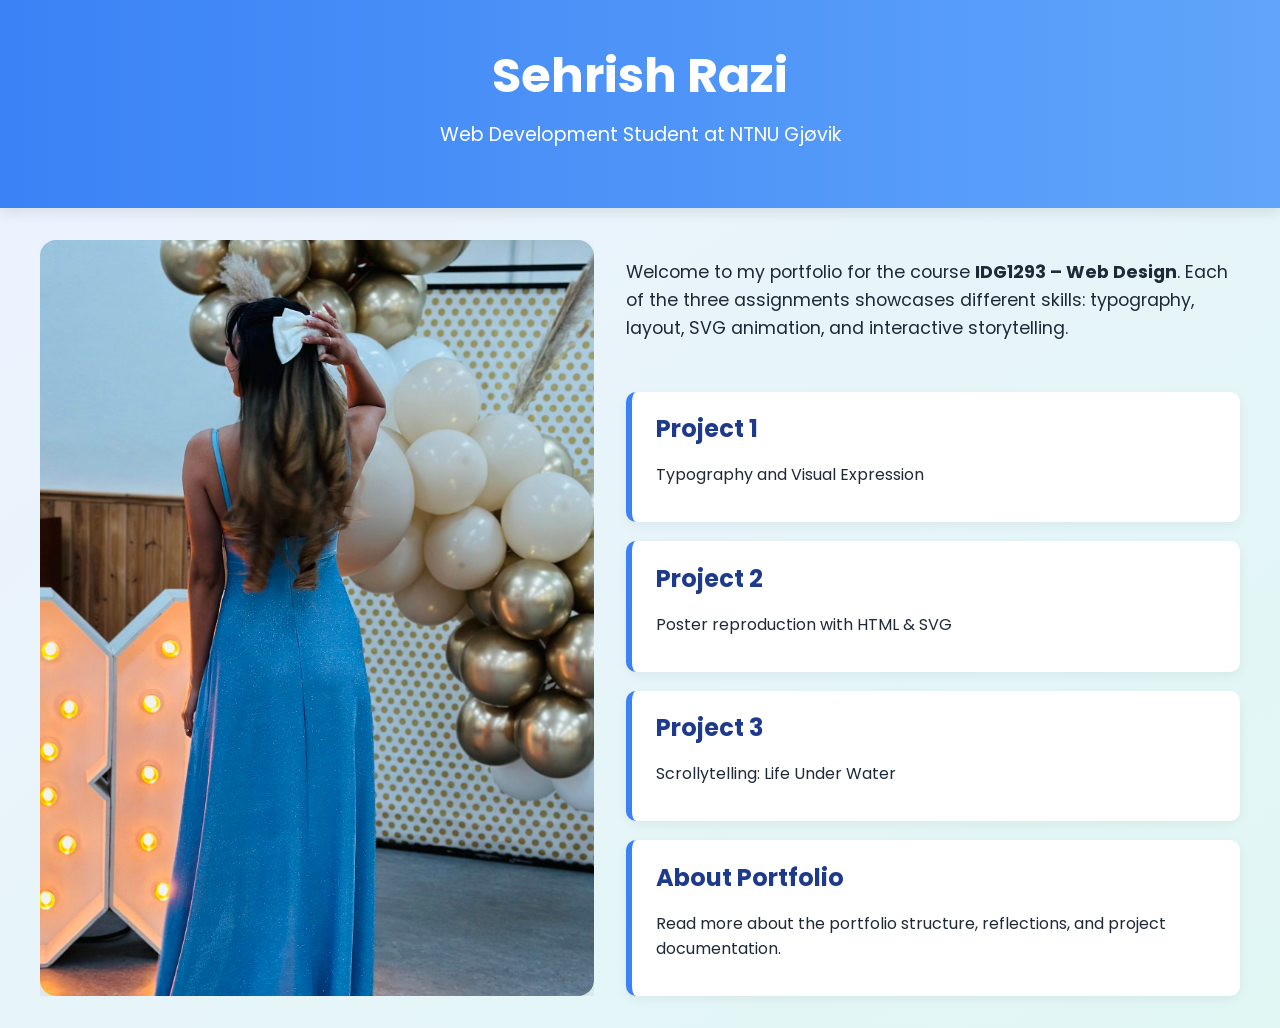
<file: index.html>
<!DOCTYPE html>
<html lang="en">

<head>
    <meta charset="UTF-8" />
    <meta name="viewport" content="width=device-width, initial-scale=1" />
    <title>Sehrish Razi – Web Portfolio</title>
    <link rel="stylesheet" href="./assets/css/style.css" />
    <link href="https://fonts.googleapis.com/css2?family=Poppins:wght@300;500;700&display=swap" rel="stylesheet">

</head>

<body>
    <header class="site-header">
        <h1>Sehrish Razi</h1>
        <p>Web Development Student at NTNU Gjøvik</p>
    </header>

    <div class="main-layout">
        <div class="left-side">
            <img src="assets/img/meg.jpg" alt="Sehrish Razi" class="profile-img" />
        </div>

        <div class="right-side">
            <section class="intro">
                <p>
                    Welcome to my portfolio for the course <strong>IDG1293 – Web Design</strong>.
                    Each of the three assignments showcases different skills: typography, layout, SVG animation, and
                    interactive storytelling.
                </p>
            </section>

            <section class="projects">
                <a class="card" href="./projects/project1/index.html">
                    <h2>Project 1</h2>
                    <p>Typography and Visual Expression</p>
                </a>

                <a class="card" href="./projects/project2/index.html">
                    <h2>Project 2</h2>
                    <p>Poster reproduction with HTML & SVG</p>
                </a>

                <a class="card" href="./projects/project3/index.html">
                    <h2>Project 3</h2>
                    <p>Scrollytelling: Life Under Water</p>
                </a>

                <a class="card" href="about.html">
                    <h2>About Portfolio</h2>
                    <p>Read more about the portfolio structure, reflections, and project documentation.</p>
                </a>
            </section>
    
            </div>
        </div>
    </div>
</body>

</html>
</file>
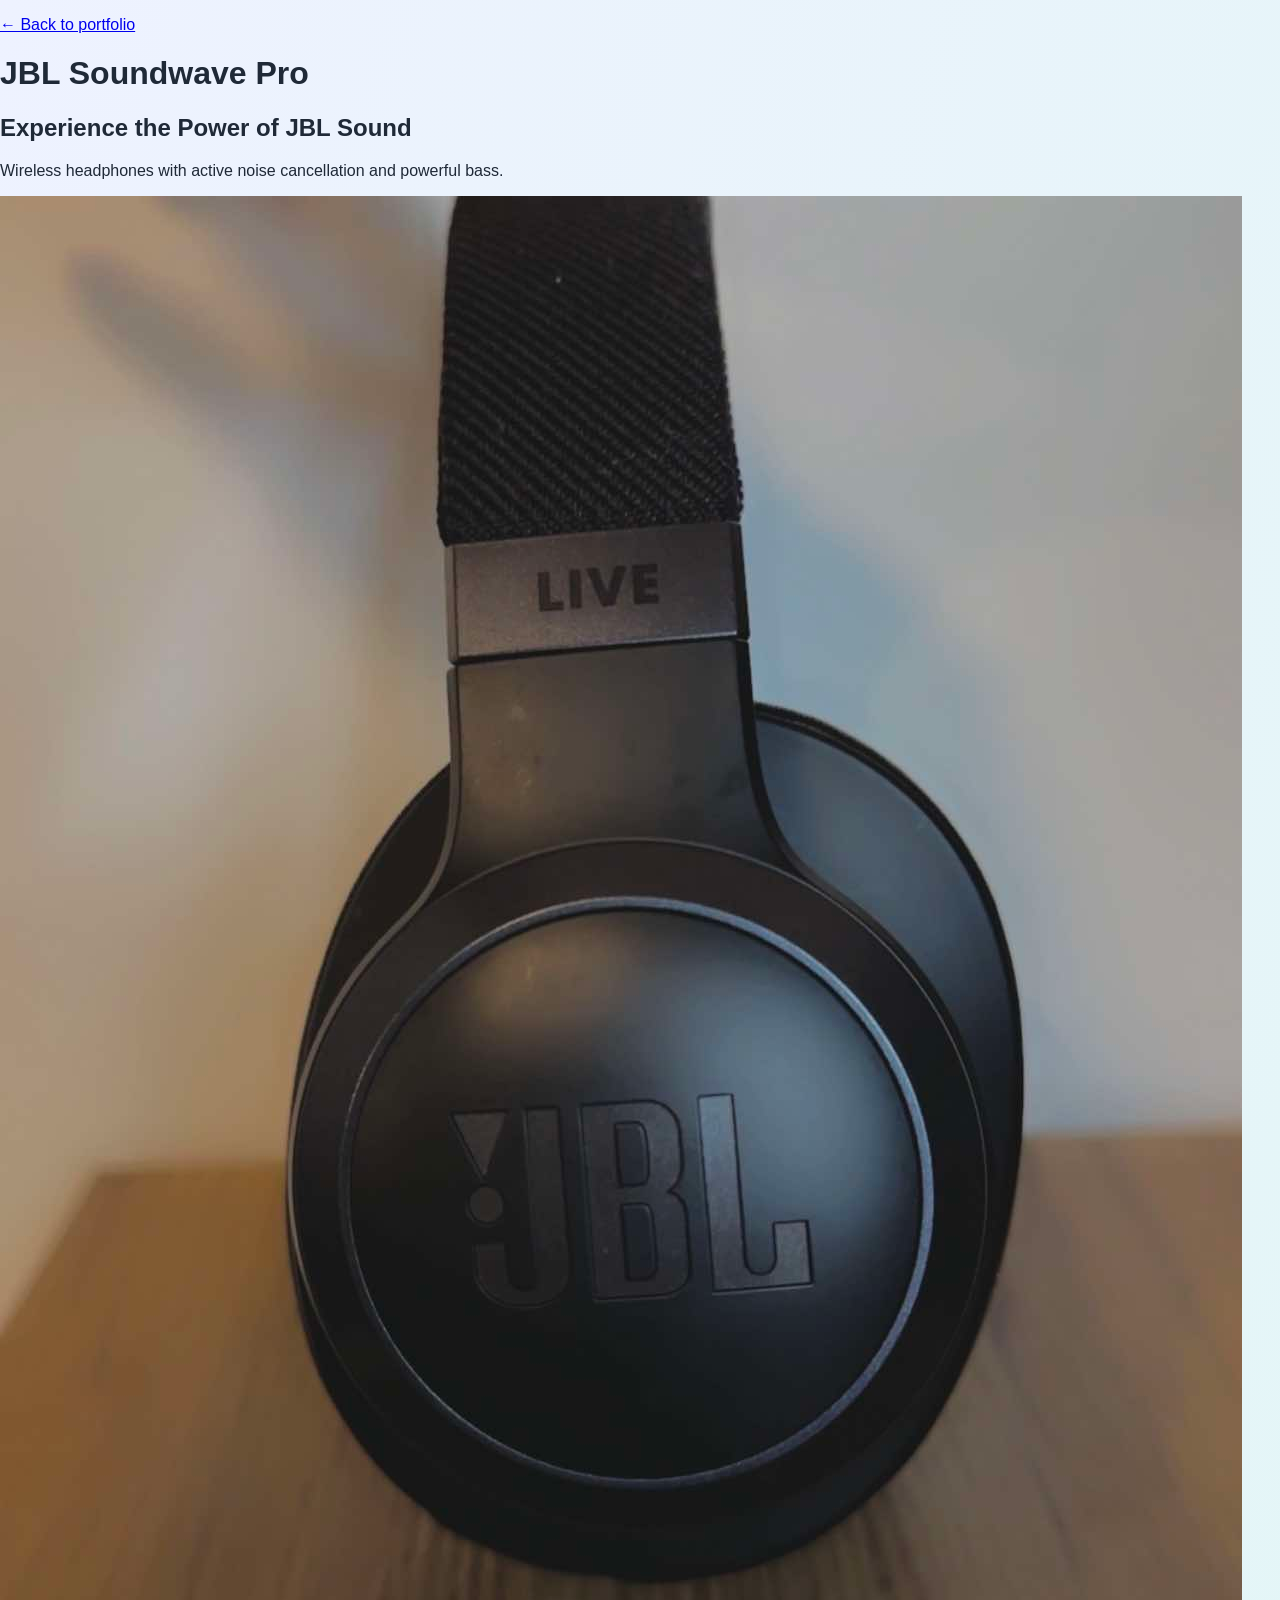
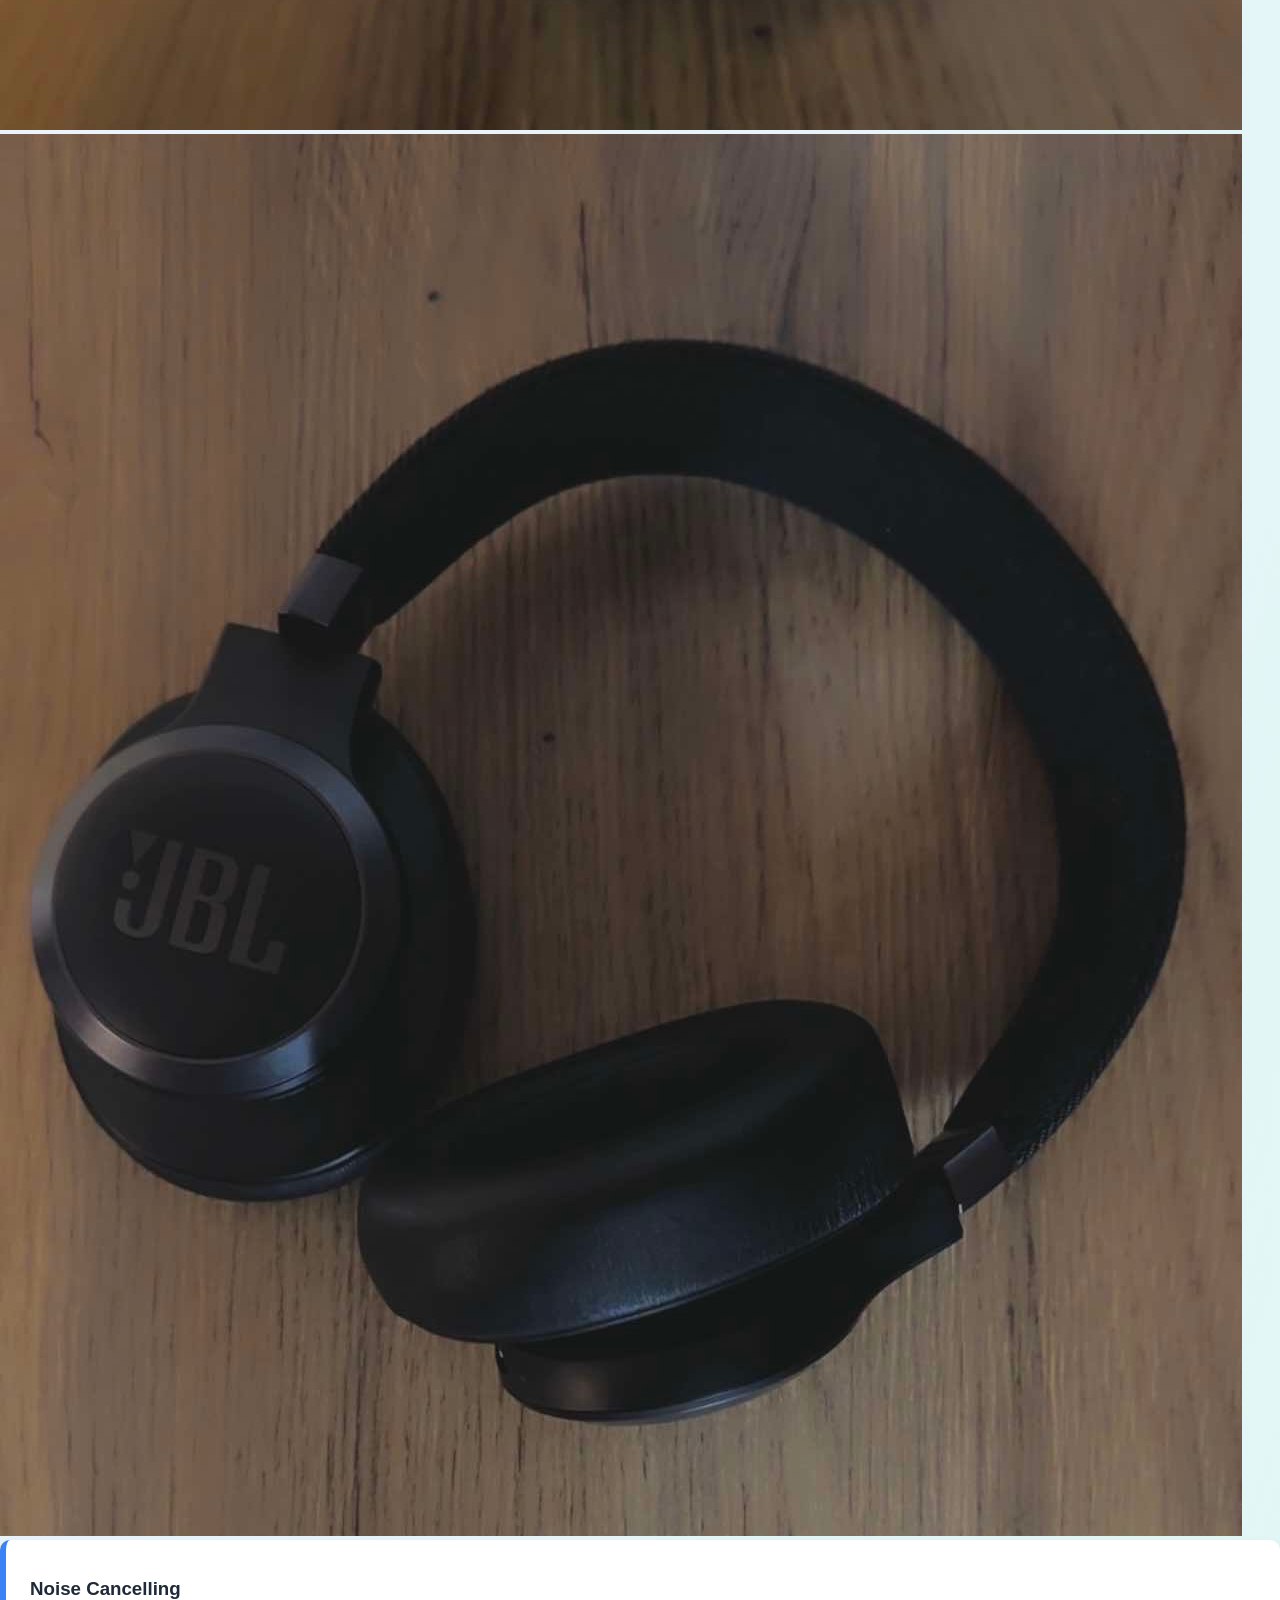
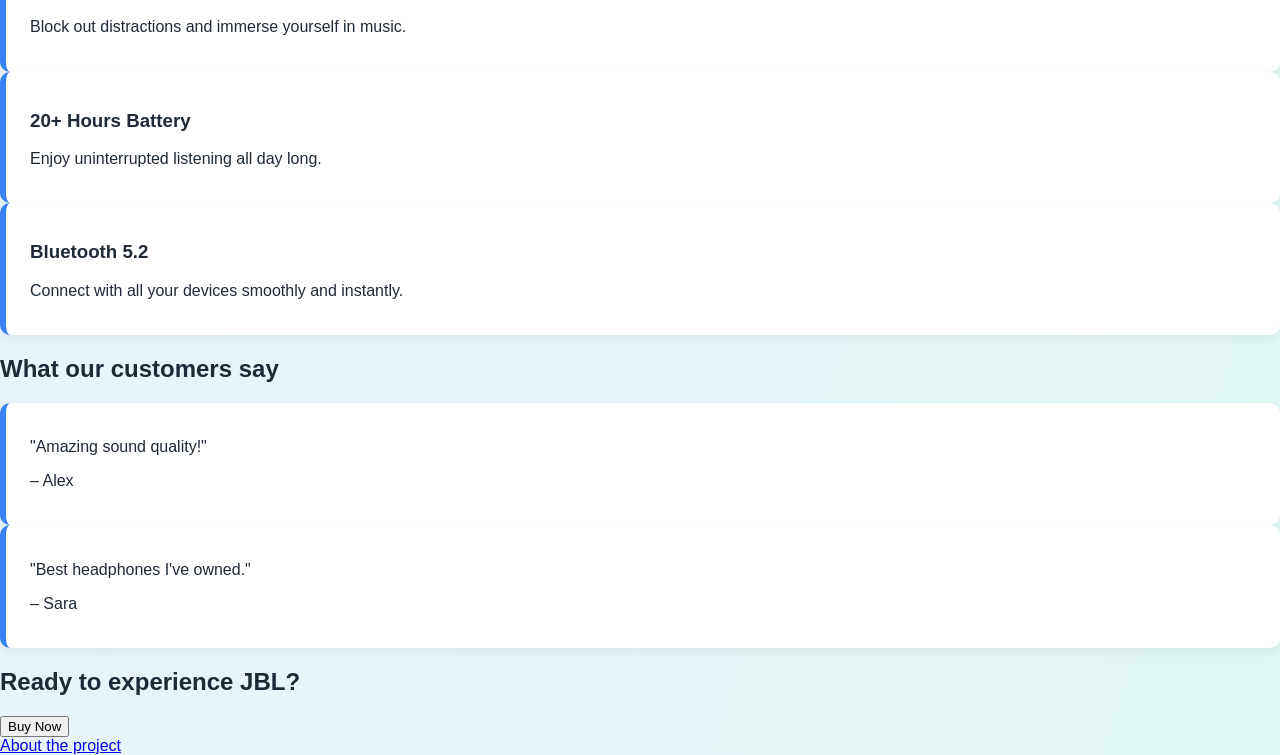
<file: projects/project1/index.html>
<!DOCTYPE html>
<html lang="en">

<head>
  <meta charset="UTF-8">
  <meta name="viewport" content="width=device-width, initial-scale=1.0">
  <title>JBL Soundwave Pro</title>
  <link rel="stylesheet" href="../../assets/css/style.css">
</head>

<body>

  <p class="back-link">
    <a href="../../index.html">← Back to portfolio</a>
  </p>
  

  <header class="header">
    <h1 class="header__title">JBL Soundwave Pro</h1>
  </header>
  <main class="main">
    <section id="hero" class="hero cover">
      <h2 class="hero__title">Experience the Power of JBL Sound</h2>
      <p class="hero__subtitle">Wireless headphones with active noise cancellation and powerful bass.</p>
      <div class="hero__images">
        <img src="./assets/images/jblside.jpg" alt="JBL headphones side view" class="hero__image">
        <img src="./assets/images/jblhele.jpg" alt="JBL headphones top view" class="hero__image">
      </div>

    </section>

    <section id="features" class="features stack">
      <div class="features__container">
        <div class="card">
          <h3 class="card__title">Noise Cancelling</h3>
          <p class="card__text">Block out distractions and immerse yourself in music.</p>
        </div>
        <div class="card">
          <h3 class="card__title">20+ Hours Battery</h3>
          <p class="card__text">Enjoy uninterrupted listening all day long.</p>
        </div>
        <div class="card">
          <h3 class="card__title">Bluetooth 5.2</h3>
          <p class="card__text">Connect with all your devices smoothly and instantly.</p>
        </div>
      </div>
    </section>
<div class="bottom-layout">

  <section class="reviews stack">
    <h2 class="reviews__title">What our customers say</h2>

    <div class="card">
      <p class="card__text">"Amazing sound quality!"</p>
      <p class="card__author">– Alex</p>
    </div>

    <div class="card">
      <p class="card__text">"Best headphones I've owned."</p>
      <p class="card__author">– Sara</p>
    </div>
  </section>

  <section class="cta stack">
    <h2 class="cta__title">Ready to experience JBL?</h2>
    <button class="button button--primary">Buy Now</button>
  </section>

</div>

  </main>
  <footer class="footer" aria-label="Site footer">
    <a href="../../pages/project1.html" class="footer__link">About the project</a>
  </footer>
</body>

</html>
</file>
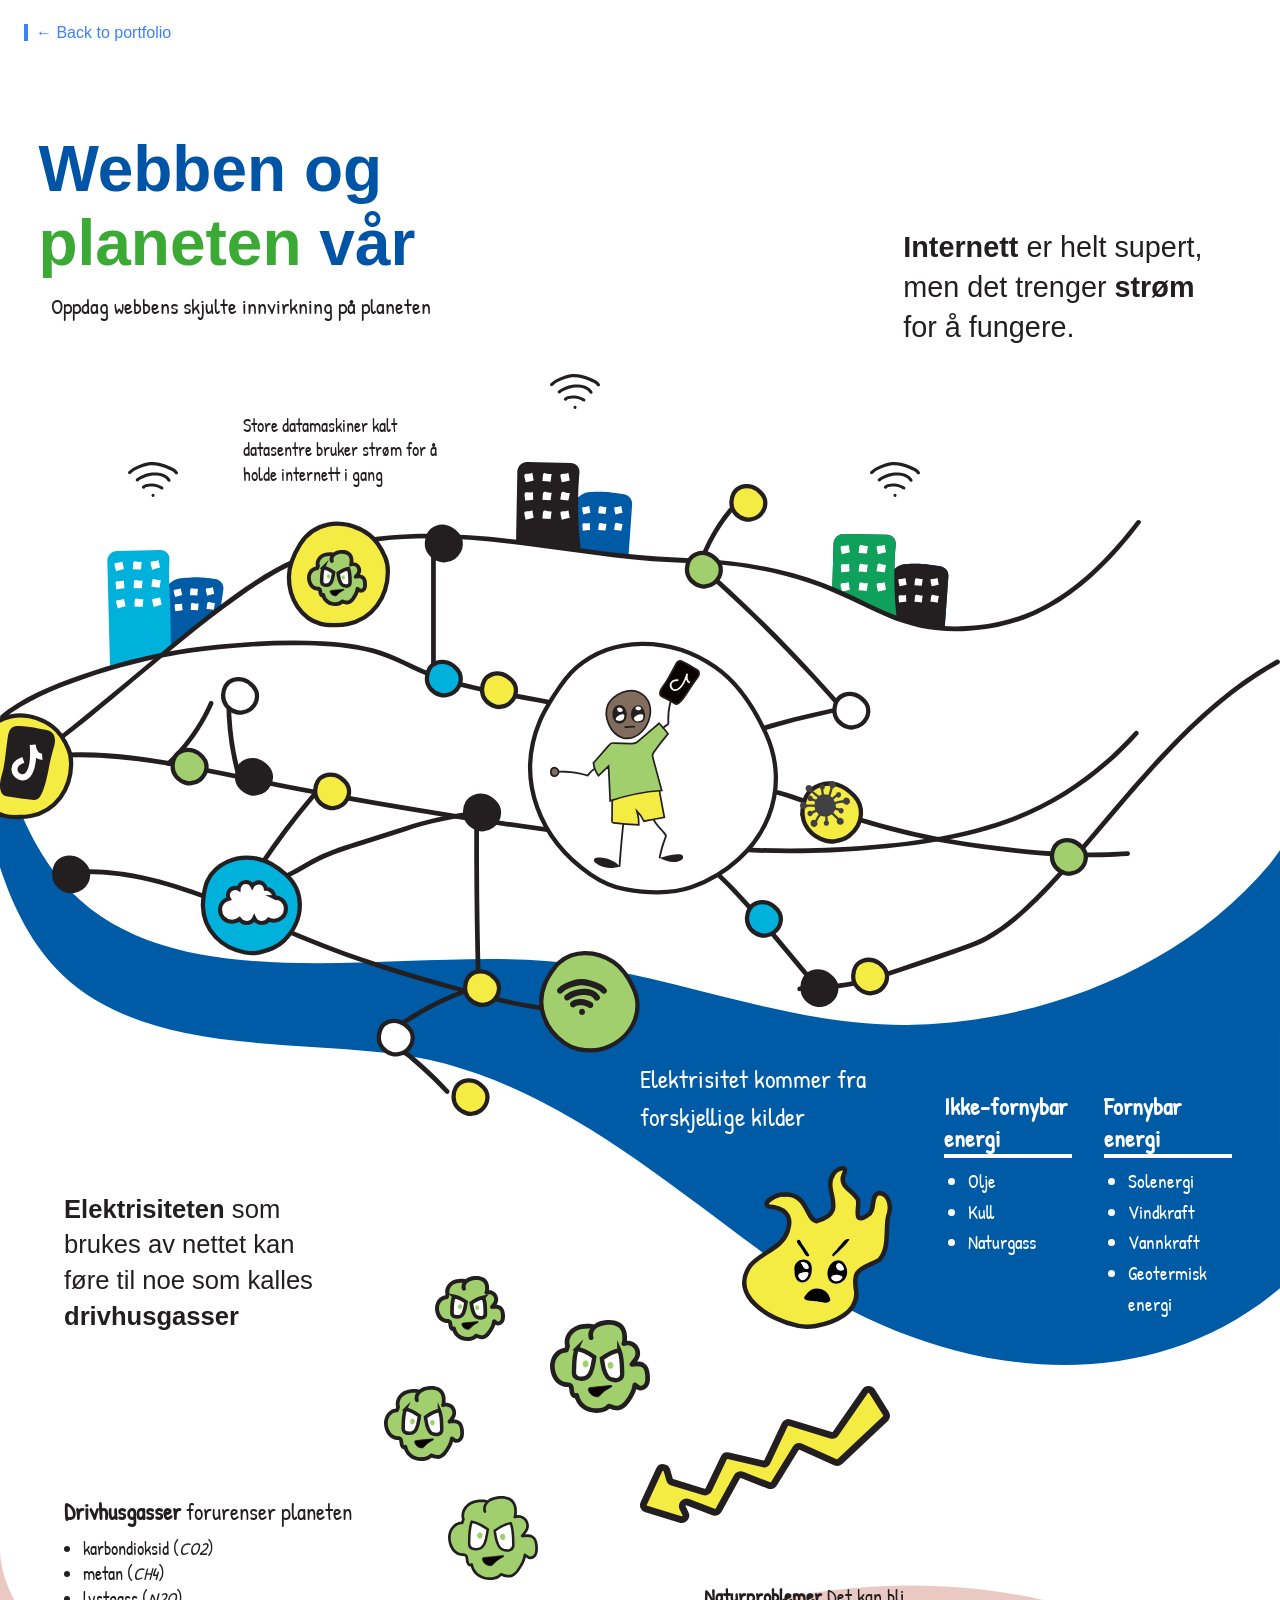
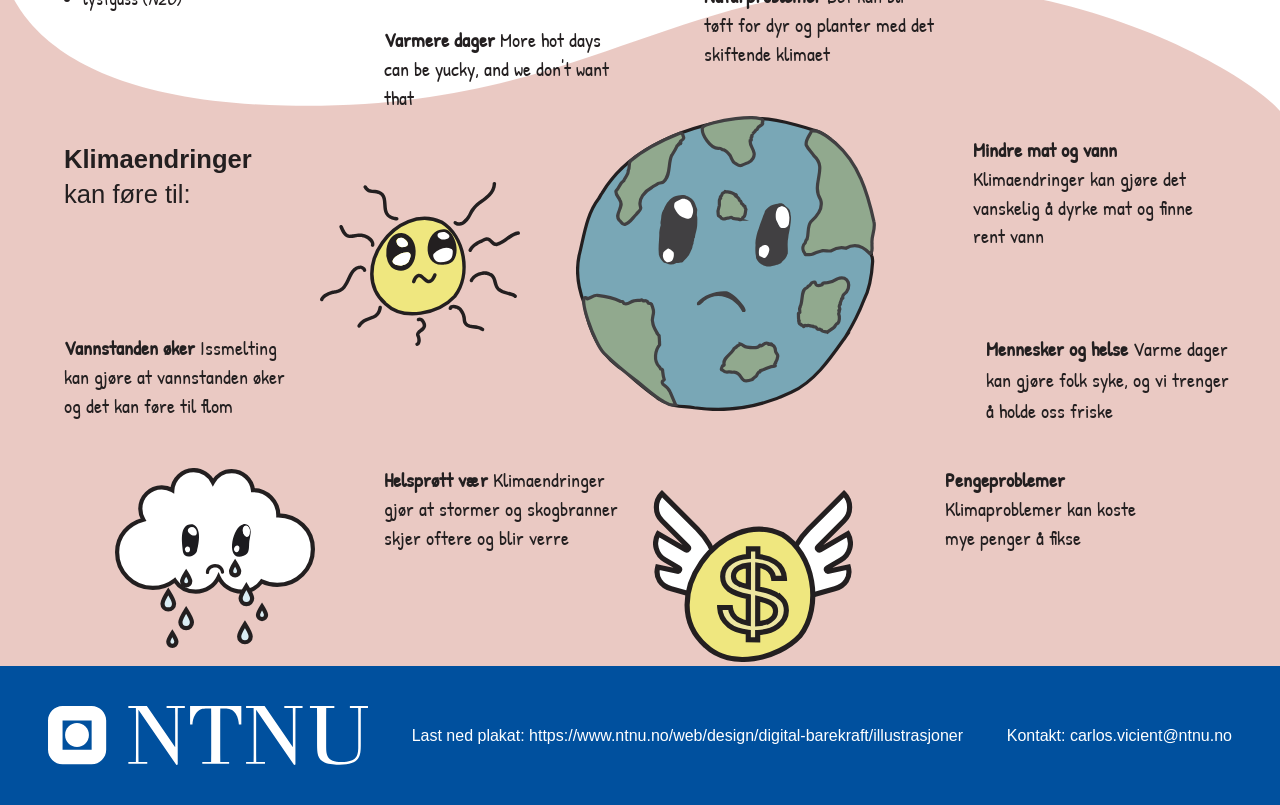
<file: projects/project2/index.html>
<!DOCTYPE html>
<html lang="no">

<head>
    <meta charset="UTF-8" />
    <meta name="viewport" content="width=device-width, initial-scale=1.0" />
    <title>Webben og planeten vår</title>
    <link rel="stylesheet" href="assets/styles/poster.css" />
    <link rel="stylesheet" href="assets/styles/styles.css" />
    <link href="https://fonts.googleapis.com/css2?family=Patrick+Hand&display=swap" rel="stylesheet">

</head>

<body>

    <p class="back-link">
        <a href="../../index.html">← Back to portfolio</a>
    </p>


    <div class="bakgrunn">
        <img src="assets/SVG/mørkblå-bakgrunn.svg" alt="" class="mørkblå" />
        <img src="assets/SVG/pink-bakgrunn.svg" alt="" class="rosa" />
    </div>

    <div id="poster-container">
        <header class="poster__header">
            <h1>
                <span class="blue">Webben og</span> <span class="green">planeten</span> <span class="blue">vår</span>
            </h1>

            <p class="poster__subtitle">Oppdag webbens skjulte innvirkning på planeten</p>
        </header>

        <img src="assets/SVG/linjer-til-alt.svg" alt="linjer til alt" class="linjer-til-alt" />
        <img src="assets/SVG/Asset20.svg" alt="Sirkelpunkter" class="sirkelpunkter" />


        <!-- SVG-ikoner plassert rundt plakaten -->
        <div class="top-icons">
            <img src="assets/SVG/menneske.svg" alt="Menneske" class="menneske" />
            <img src="assets/SVG/wifi-ikon.svg" alt="Wifi1" class="wifi1" />
            <img src="assets/SVG/wifi-ikon2.svg" alt="Wifi2" class="wifi2" />
            <img src="assets/SVG/wifi-ikon3.svg" alt="Wifi3" class="wifi3" />
            <img src="assets/SVG/wifi-ikon4.svg" alt="Wifi4" class="wifi4" />
            <img src="assets/SVG/vanlig-sky.svg" alt="Sky" class="sky" />
            <img src="assets/SVG/virus.svg" alt="Virus" class="virus" />
            <img src="assets/SVG/bakterie.svg" alt="Bakterie" class="bakterie" />
            <img src="assets/SVG/tiktok-ikon.svg" alt="Tiktok" class="tiktok" />
            <img src="assets/SVG/jordklode.svg" alt="Jordklode" class="jordklode" />
            <img src="assets/SVG/gass.svg" alt="Gass" class="gass" />
            <img src="assets/SVG/fire.svg" alt="Ildsymbol" class="fire" />
            <img src="assets/SVG/dollar-tegn.svg" alt="Penger" class="dollar" />
            <img src="assets/SVG/gul-pil.svg" alt="Pil" class="gul-pil" />
            <img src="assets/SVG/gråtende-sky.svg" alt="Sky2" class="sky2" />
            <img src="assets/SVG/sol.svg" alt="sol" class="sol" />
            <img src="assets/SVG/gass1.svg" alt="gass1" class="gass1" />
            <img src="assets/SVG/gass2.svg" alt="gass2" class="gass2" />
            <img src="assets/SVG/gass4.svg" alt="gass4" class="gass4" />
        </div>

        <div class="text-internett">
            <p><strong>Internett</strong> er helt supert,<br>men det trenger <strong>strøm</strong> for å fungere.</p>
        </div>

        <div class="text-datasenter">
            <p>Store datamaskiner kalt datasentre bruker strøm for å holde internett i gang</p>
        </div>

        <div class="text-elektrisitet">
            <p>Elektrisitet kommer fra forskjellige kilder</p>
        </div>

        <div class="text-Elektrisitet2">
            <p><strong>Elektrisiteten</strong> som<br>
                brukes av nettet kan<br>
                føre til noe som kalles <strong>drivhusgasser</strong>
            </p>
        </div>

        <div class="energityper-boks">
            <div class="kolonne ikke-fornybar">
                <h3>Ikke-fornybar energi</h3>
                <ul>
                    <li>Olje</li>
                    <li>Kull</li>
                    <li>Naturgass</li>
                </ul>
            </div>

            <div class="kolonne fornybar">
                <h3>Fornybar energi</h3>
                <ul>
                    <li>Solenergi</li>
                    <li>Vindkraft</li>
                    <li>Vannkraft</li>
                    <li>Geotermisk energi</li>
                </ul>
            </div>
        </div>


        <div class="text-drivhusgasser">
            <p><strong>Drivhusgasser</strong> forurenser planeten</p>
            <ul>
                <li>karbondioksid (<em>CO2</em>)</li>
                <li>metan (<em>CH4</em>)</li>
                <li>lystgass (<em>N2O</em>)</li>
            </ul>
        </div>

        <div class="text-klimaendringer">
            <p><strong>Klimaendringer</strong><br><span>kan føre til:</span></p>
        </div>


        <div class="text-varme">
            <p><strong>Varmere dager</strong>
                More hot days can be yucky, and we don't want that</p>
        </div>


        <div class="text-vannstand">
            <p><strong>Vannstanden øker</strong>
                Issmelting kan gjøre at vannstanden øker og det kan føre til flom</p>

        </div>

        <div class="text-natur">
            <p><strong>Naturproblemer</strong> Det kan bli tøft for dyr og planter med det skiftende klimaet</p>
        </div>


        <div class="text-mat">
            <p><strong>Mindre mat og vann</strong> Klimaendringer kan gjøre det vanskelig å dyrke mat og finne rent vann
            </p>
        </div>

        <div class="text-helse">
            <p><strong>Mennesker og helse</strong> Varme dager kan gjøre folk syke, og vi trenger å holde oss friske
            </p>
        </div>

        <div class="text-helsprett">
            <p><strong>Helsprøtt vær</strong> Klimaendringer gjør at stormer og skogbranner skjer oftere og blir verre
            </p>
        </div>

        <div class="text-pengeproblemer">
            <p><strong>Pengeproblemer</strong> Klimaproblemer kan koste mye penger å fikse</p>
        </div>

        <script src="assets/scripts/poster.js"></script>
    </div>
    <footer class="footer-bar">

        <div class="footer-bar__left">
            <img src="assets/SVG/NTNU hovedlogo - hvit - bredde.svg" alt="NTNU logo" class="footer-bar__logo">
        </div>

        <p>Last ned plakat: https://www.ntnu.no/web/design/digital-barekraft/illustrasjoner</p>
       
        <div class="footer-bar__right">
            <p>Kontakt: carlos.vicient@ntnu.no</p>
        </div>

    </footer>
</body>

</html>
</file>
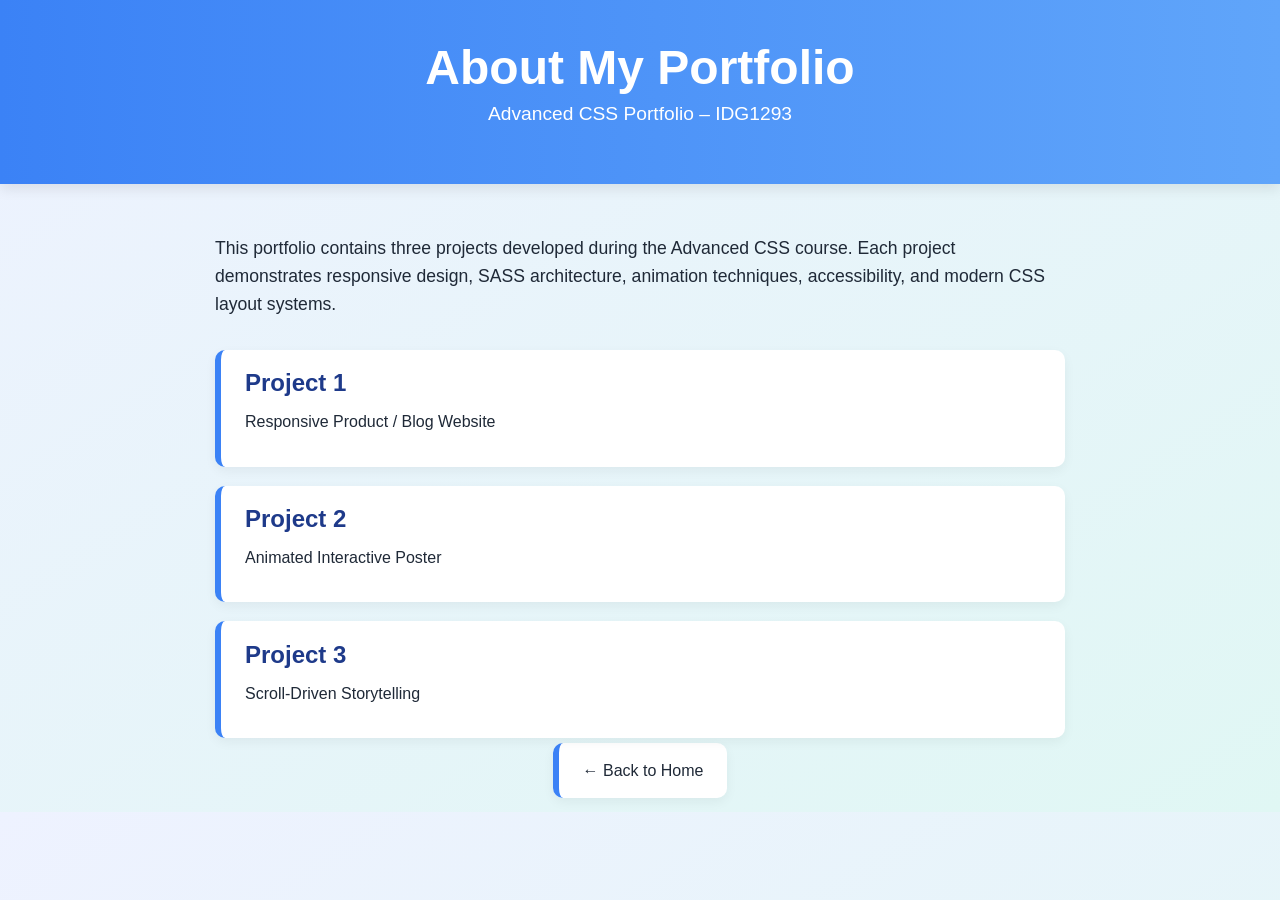
<file: about.html>
<!DOCTYPE html>
<html lang="en">
<head>
  <meta charset="UTF-8">
  <meta name="viewport" content="width=device-width, initial-scale=1.0">
  <title>About Portfolio</title>

  <link rel="stylesheet" href="./assets/css/style.css">
</head>

<body>

  <header class="site-header">
    <h1>About My Portfolio</h1>
    <p>Advanced CSS Portfolio – IDG1293</p>
  </header>

  <main class="main-layout">

    <section class="right-side">

      <p class="intro">
        This portfolio contains three projects developed during the
        Advanced CSS course. Each project demonstrates responsive design,
        SASS architecture, animation techniques, accessibility,
        and modern CSS layout systems.
      </p>

      <div class="projects">

        <a href="./pages/project1.html" class="card">
          <h2>Project 1</h2>
          <p>Responsive Product / Blog Website</p>
        </a>

        <a href="./pages/project2.html" class="card">
          <h2>Project 2</h2>
          <p>Animated Interactive Poster</p>
        </a>

        <a href="./pages/project3.html" class="card">
          <h2>Project 3</h2>
          <p>Scroll-Driven Storytelling</p>
        </a>

      </div>

      <div class="about__back">
        <a href="./index.html" class="card">
          ← Back to Home
        </a>
      </div>

    </section>

  </main>

</body>
</html>
</file>
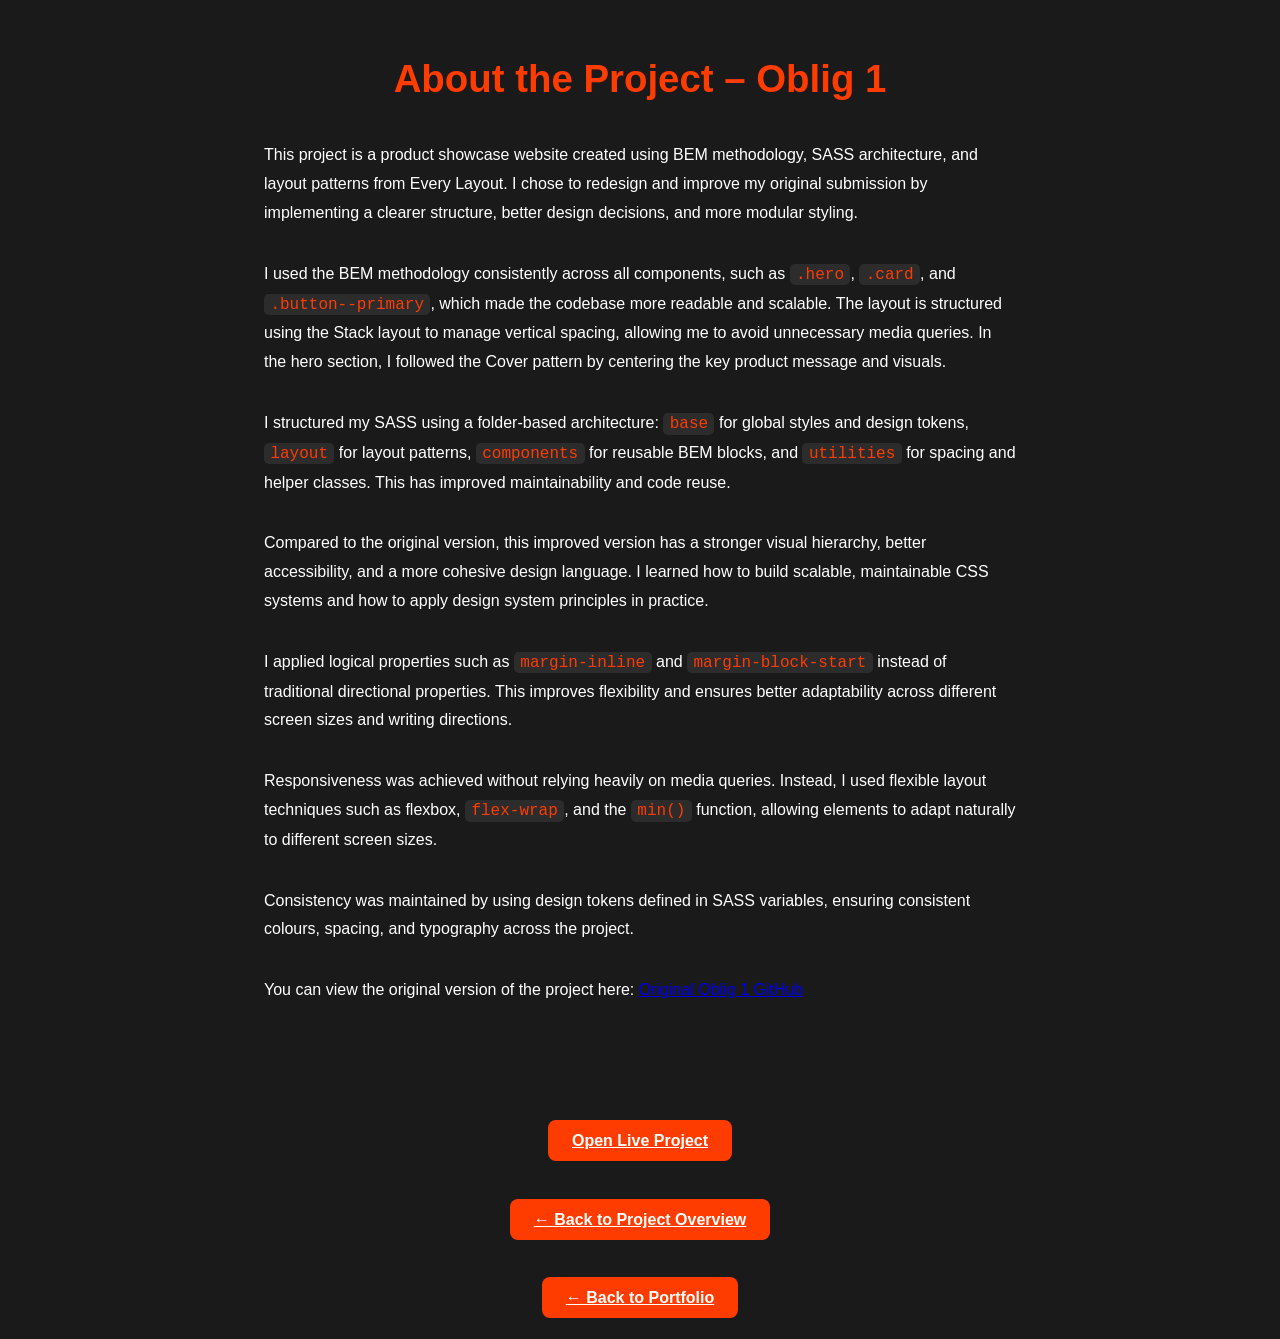
<file: pages/project1.html>
<!DOCTYPE html>
<html lang="en">

<head>
    <meta charset="UTF-8">
    <meta name="viewport" content="width=device-width, initial-scale=1.0">
    <title>About – Oblig 1</title>
    <link rel="stylesheet" href="../projects/project1/assets/css/main.css">
</head>

<body>
    <section class="about stack">
        <h2>About the Project – Oblig 1</h2>
        <p>
            This project is a product showcase website created using BEM methodology, SASS architecture, and layout
            patterns
            from Every Layout. I chose to redesign and improve my original submission by implementing a clearer
            structure,
            better design decisions, and more modular styling.
        </p>
        <p>
            I used the BEM methodology consistently across all components, such as <code>.hero</code>,
            <code>.card</code>, and
            <code>.button--primary</code>, which made the codebase more readable and scalable. The layout is structured
            using
            the Stack layout to manage vertical spacing, allowing me to avoid unnecessary media queries. In the hero
            section,
            I followed the Cover pattern by centering the key product message and visuals.
        </p>
        <p>
            I structured my SASS using a folder-based architecture: <code>base</code> for global styles and design
            tokens,
            <code>layout</code> for layout patterns, <code>components</code> for reusable BEM blocks, and
            <code>utilities</code> for spacing and helper classes. This has improved maintainability and code reuse.
        </p>
        <p>
            Compared to the original version, this improved version has a stronger visual hierarchy, better
            accessibility, and
            a more cohesive design language. I learned how to build scalable, maintainable CSS systems and how to apply
            design
            system principles in practice.
        </p>
        <p>
            I applied logical properties such as <code>margin-inline</code> and
            <code>margin-block-start</code> instead of traditional directional properties.
            This improves flexibility and ensures better adaptability across different screen sizes and writing
            directions.
        </p>

        <p>
            Responsiveness was achieved without relying heavily on media queries. Instead,
            I used flexible layout techniques such as flexbox, <code>flex-wrap</code>, and
            the <code>min()</code> function, allowing elements to adapt naturally to different screen sizes.
        </p>

        <p>
            Consistency was maintained by using design tokens defined in SASS variables,
            ensuring consistent colours, spacing, and typography across the project.
        </p>
        <p>
            You can view the original version of the project here:
            <a href="https://github.com/idg1293-2025/oblig1-globals-layouts-components-Sehrish0709"
                target="_blank">Original
                Oblig 1 GitHub</a>
        </p>
    </section>

    <div class="about__back">
        <a href="../projects/project1/index.html" class="button button--primary">Open Live Project</a>
    </div>

    <div class="about__back">
        <a href="../about.html" class="button button--primary">← Back to Project Overview</a>
    </div>

    <div class="about__back">
        <a href="../index.html" class="button button--primary">← Back to Portfolio</a>
    </div>
</body>

</html>
</file>
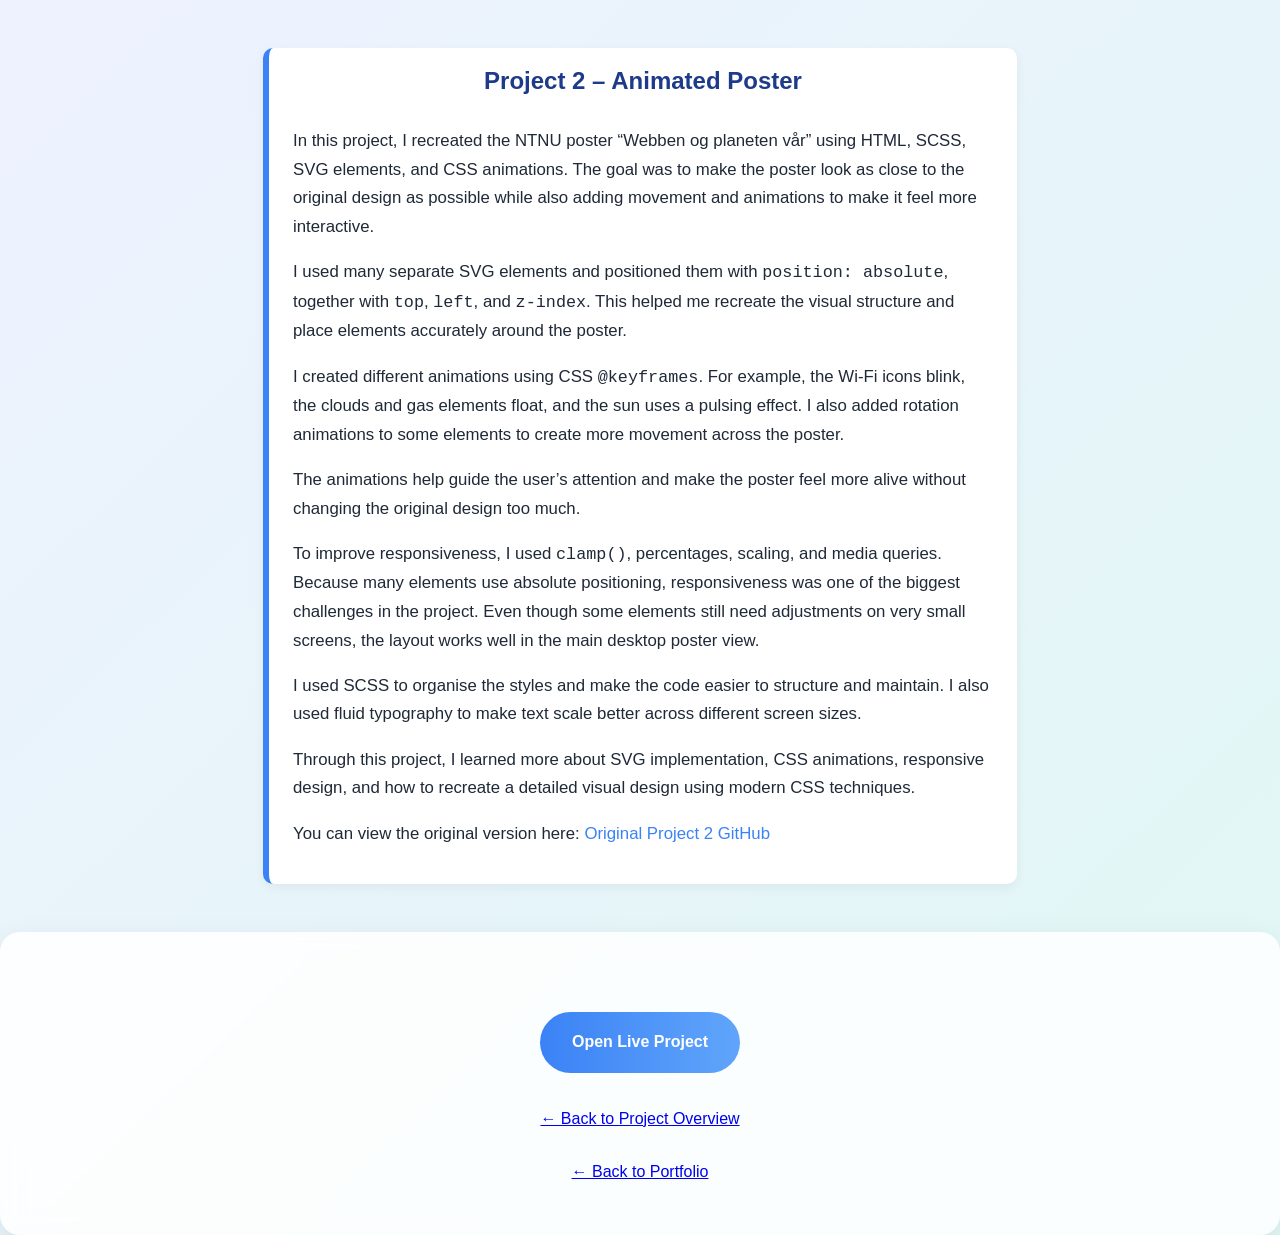
<file: pages/project2.html>
<!DOCTYPE html>
<html lang="en">

<head>
  <meta charset="UTF-8">
  <meta name="viewport" content="width=device-width, initial-scale=1.0">
  <title>Project 2 – Reflection</title>
  <link rel="stylesheet" href="../assets/css/style.css" />
</head>

<body>

  <section class="about card">
    <h2>Project 2 – Animated Poster</h2>

    <p>
      In this project, I recreated the NTNU poster “Webben og planeten vår”
      using HTML, SCSS, SVG elements, and CSS animations.
      The goal was to make the poster look as close to the original design as possible
      while also adding movement and animations to make it feel more interactive.
    </p>

    <p>
      I used many separate SVG elements and positioned them with
      <code>position: absolute</code>, together with
      <code>top</code>, <code>left</code>, and <code>z-index</code>.
      This helped me recreate the visual structure and place elements accurately
      around the poster.
    </p>

    <p>
      I created different animations using CSS <code>@keyframes</code>.
      For example, the Wi-Fi icons blink, the clouds and gas elements float,
      and the sun uses a pulsing effect.
      I also added rotation animations to some elements to create more movement
      across the poster.
    </p>

    <p>
      The animations help guide the user’s attention and make the poster feel
      more alive without changing the original design too much.
    </p>

    <p>
      To improve responsiveness, I used <code>clamp()</code>,
      percentages, scaling, and media queries.
      Because many elements use absolute positioning,
      responsiveness was one of the biggest challenges in the project.
      Even though some elements still need adjustments on very small screens,
      the layout works well in the main desktop poster view.
    </p>

    <p>
      I used SCSS to organise the styles and make the code easier to structure
      and maintain.
      I also used fluid typography to make text scale better across different
      screen sizes.
    </p>

    <p>
      Through this project, I learned more about SVG implementation,
      CSS animations, responsive design, and how to recreate a detailed
      visual design using modern CSS techniques.
    </p>

    <p>
      You can view the original version here:
      <a href="https://github.com/idg1293-2025/oblig-2-Sehrish0709" target="_blank">Original Project 2 GitHub</a>
    </p>
  </section>
  <section class="project-report">
    <a href="../projects/project2/index.html" class="project-button">Open Live Project</a>

    <div class="about__back">
      <a href="../about.html" class="button button--primary">← Back to Project Overview
      </a>
    </div>

    <div class="about__back">
      <a href="../index.html" class="button button--primary">← Back to Portfolio</a>
    </div>
  </section>

</body>

</html>
</file>
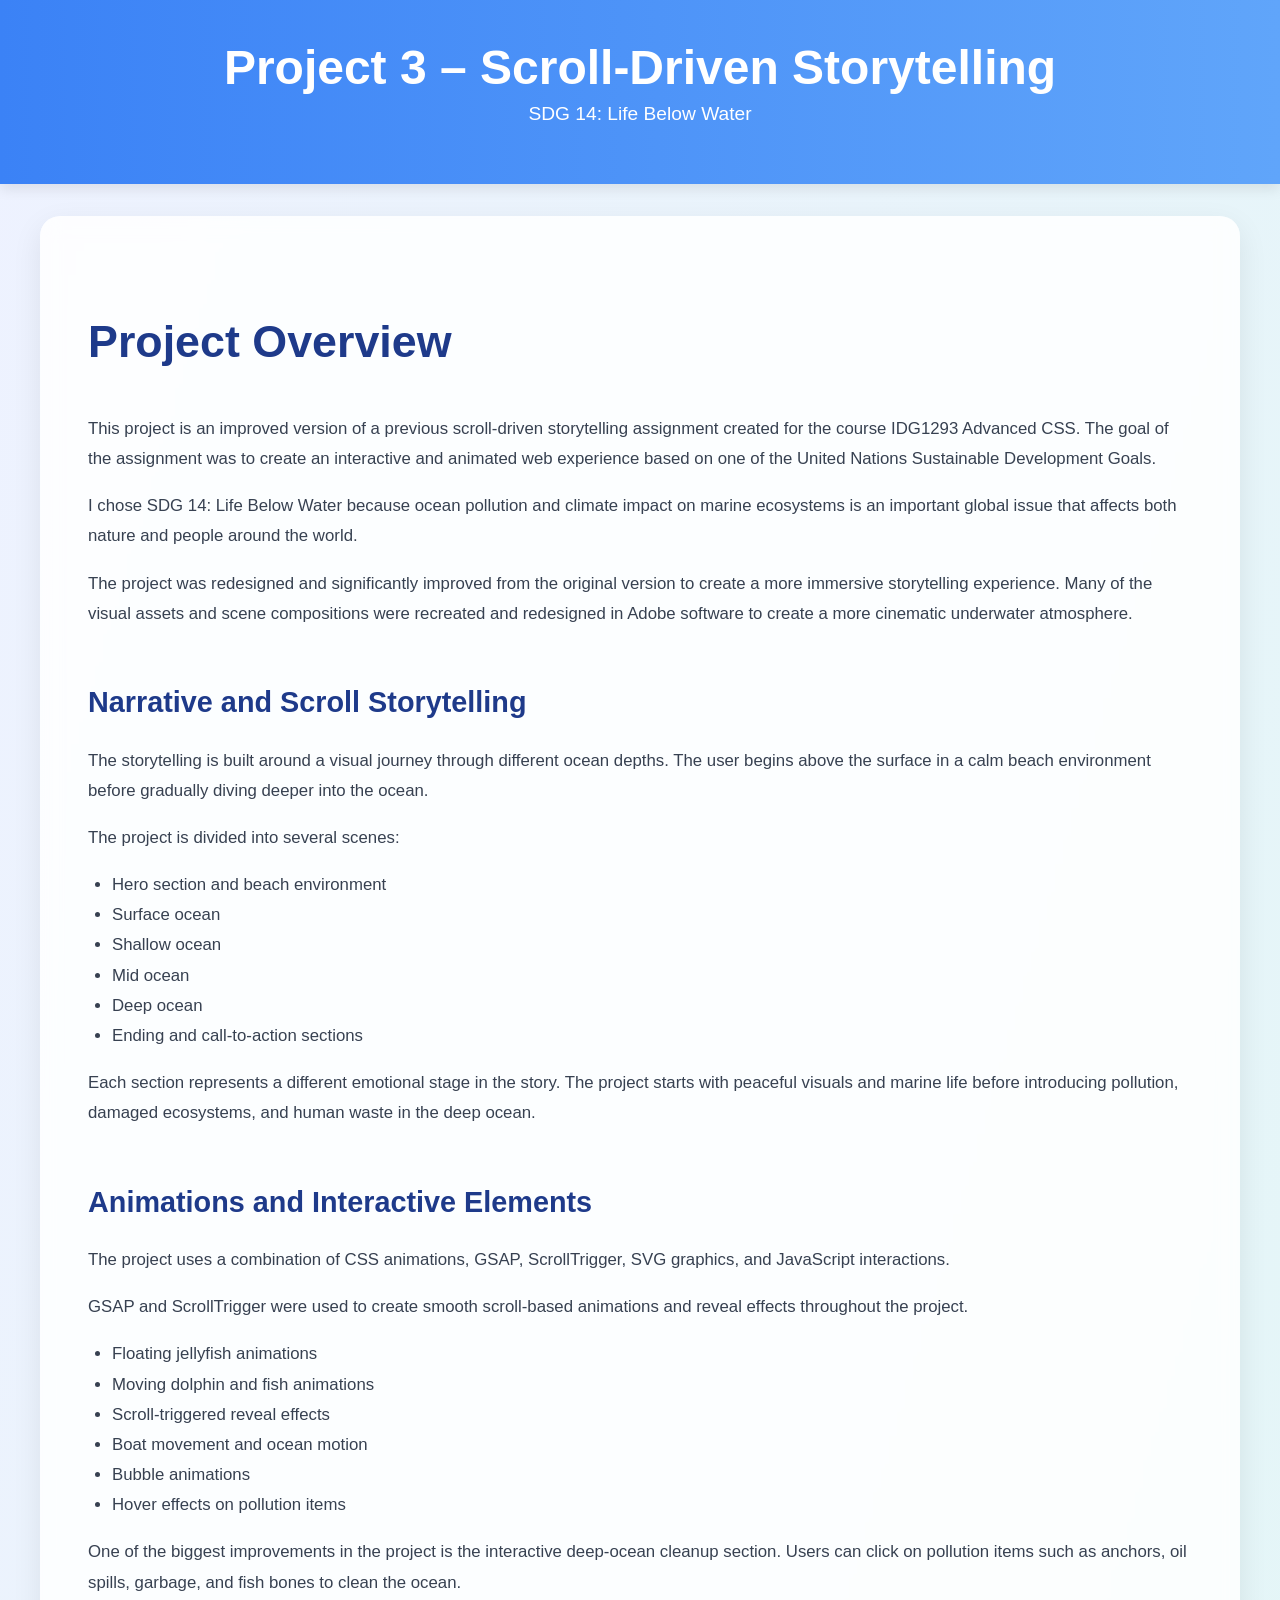
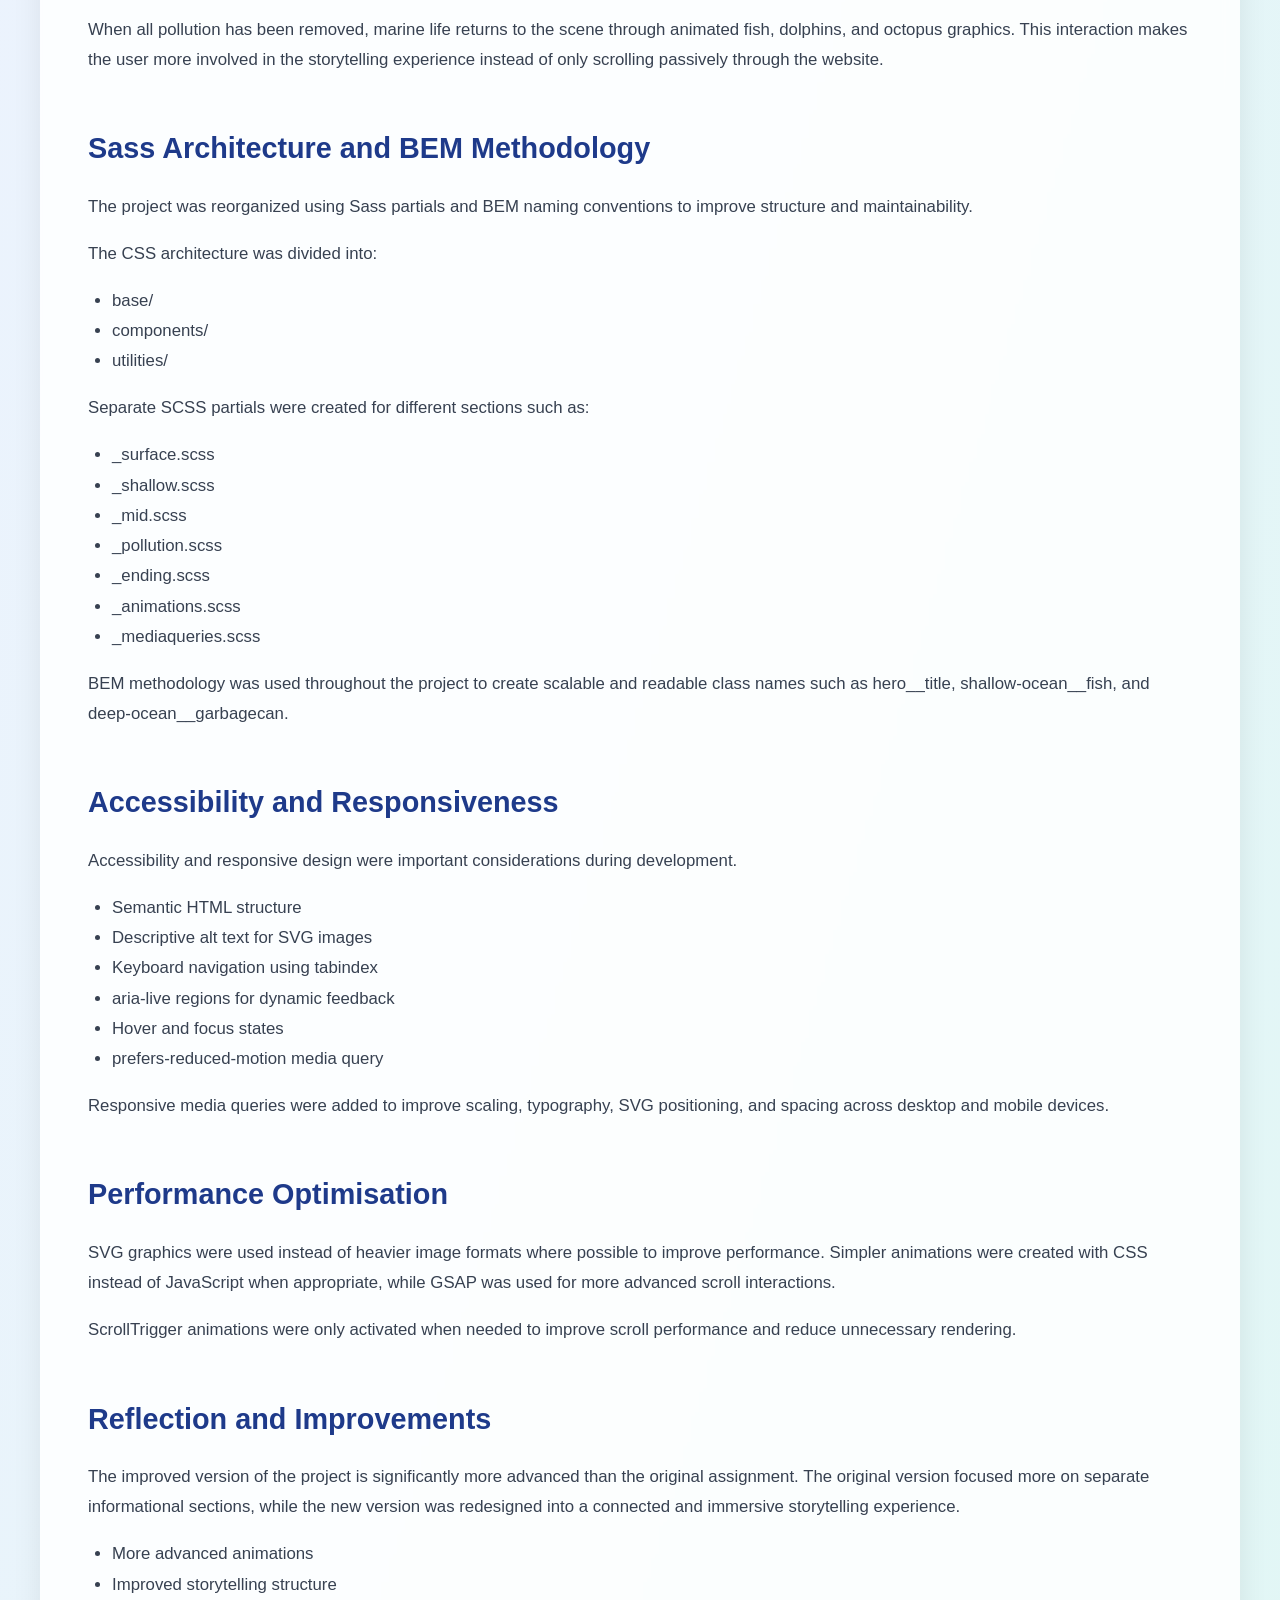
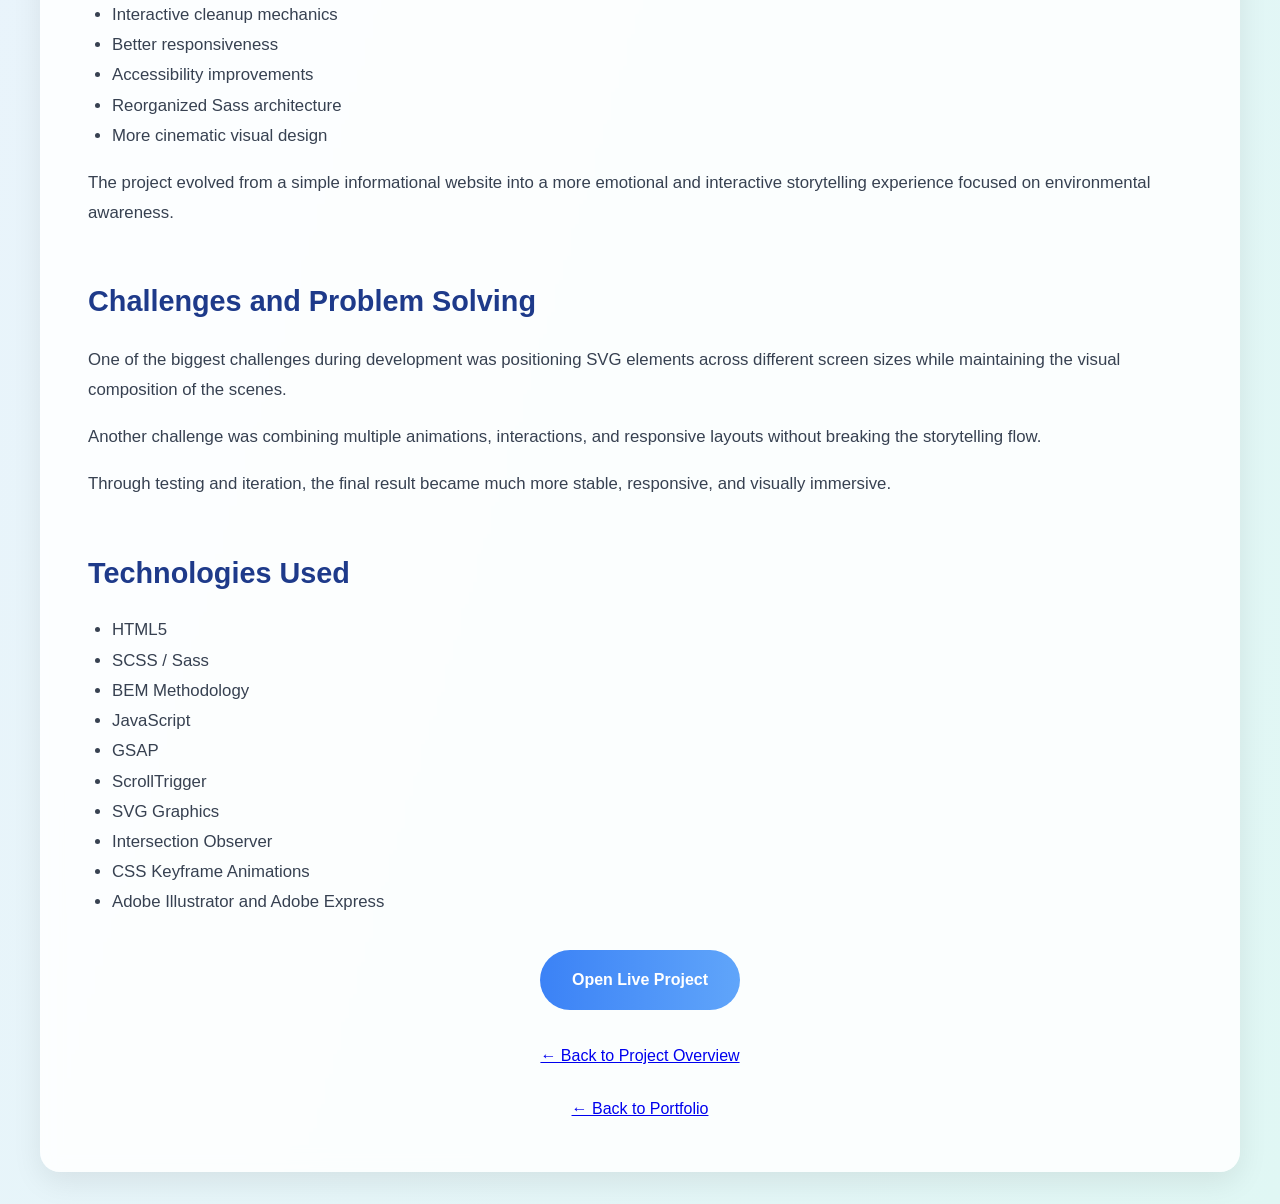
<file: pages/project3.html>
<!DOCTYPE html>
<html lang="en">

<head>
    <meta charset="UTF-8">
    <meta name="viewport" content="width=device-width, initial-scale=1.0">
    <title>Project3 - Reflection</title>
    <link rel="stylesheet" href="../assets/css/style.css" />
</head>

<body>
    <header class="site-header">
        <h1>Project 3 – Scroll-Driven Storytelling</h1>
        <p>SDG 14: Life Below Water</p>
    </header>

    <main class="main-layout">

        <section class="project-report">

            <h1>Project Overview</h1>

            <p>
                This project is an improved version of a previous scroll-driven storytelling assignment
                created for the course IDG1293 Advanced CSS. The goal of the assignment was to create an
                interactive and animated web experience based on one of the United Nations Sustainable
                Development Goals.
            </p>

            <p>
                I chose SDG 14: Life Below Water because ocean pollution and climate impact on marine
                ecosystems is an important global issue that affects both nature and people around the world.
            </p>

            <p>
                The project was redesigned and significantly improved from the original version to create
                a more immersive storytelling experience. Many of the visual assets and scene compositions
                were recreated and redesigned in Adobe software to create a more cinematic underwater
                atmosphere.
            </p>

            <h2>Narrative and Scroll Storytelling</h2>

            <p>
                The storytelling is built around a visual journey through different ocean depths. The user
                begins above the surface in a calm beach environment before gradually diving deeper into
                the ocean.
            </p>

            <p>
                The project is divided into several scenes:
            </p>

            <ul>
                <li>Hero section and beach environment</li>
                <li>Surface ocean</li>
                <li>Shallow ocean</li>
                <li>Mid ocean</li>
                <li>Deep ocean</li>
                <li>Ending and call-to-action sections</li>
            </ul>

            <p>
                Each section represents a different emotional stage in the story. The project starts with
                peaceful visuals and marine life before introducing pollution, damaged ecosystems, and
                human waste in the deep ocean.
            </p>

            <h2>Animations and Interactive Elements</h2>

            <p>
                The project uses a combination of CSS animations, GSAP, ScrollTrigger, SVG graphics,
                and JavaScript interactions.
            </p>

            <p>
                GSAP and ScrollTrigger were used to create smooth scroll-based animations and reveal
                effects throughout the project.
            </p>

            <ul>
                <li>Floating jellyfish animations</li>
                <li>Moving dolphin and fish animations</li>
                <li>Scroll-triggered reveal effects</li>
                <li>Boat movement and ocean motion</li>
                <li>Bubble animations</li>
                <li>Hover effects on pollution items</li>
            </ul>

            <p>
                One of the biggest improvements in the project is the interactive deep-ocean cleanup
                section. Users can click on pollution items such as anchors, oil spills, garbage, and
                fish bones to clean the ocean.
            </p>

            <p>
                When all pollution has been removed, marine life returns to the scene through animated
                fish, dolphins, and octopus graphics. This interaction makes the user more involved in
                the storytelling experience instead of only scrolling passively through the website.
            </p>

            <h2>Sass Architecture and BEM Methodology</h2>

            <p>
                The project was reorganized using Sass partials and BEM naming conventions to improve
                structure and maintainability.
            </p>

            <p>
                The CSS architecture was divided into:
            </p>

            <ul>
                <li>base/</li>
                <li>components/</li>
                <li>utilities/</li>
            </ul>

            <p>
                Separate SCSS partials were created for different sections such as:
            </p>

            <ul>
                <li>_surface.scss</li>
                <li>_shallow.scss</li>
                <li>_mid.scss</li>
                <li>_pollution.scss</li>
                <li>_ending.scss</li>
                <li>_animations.scss</li>
                <li>_mediaqueries.scss</li>
            </ul>

            <p>
                BEM methodology was used throughout the project to create scalable and readable class
                names such as hero__title, shallow-ocean__fish, and deep-ocean__garbagecan.
            </p>

            <h2>Accessibility and Responsiveness</h2>

            <p>
                Accessibility and responsive design were important considerations during development.
            </p>

            <ul>
                <li>Semantic HTML structure</li>
                <li>Descriptive alt text for SVG images</li>
                <li>Keyboard navigation using tabindex</li>
                <li>aria-live regions for dynamic feedback</li>
                <li>Hover and focus states</li>
                <li>prefers-reduced-motion media query</li>
            </ul>

            <p>
                Responsive media queries were added to improve scaling, typography, SVG positioning,
                and spacing across desktop and mobile devices.
            </p>

            <h2>Performance Optimisation</h2>

            <p>
                SVG graphics were used instead of heavier image formats where possible to improve
                performance. Simpler animations were created with CSS instead of JavaScript when
                appropriate, while GSAP was used for more advanced scroll interactions.
            </p>

            <p>
                ScrollTrigger animations were only activated when needed to improve scroll performance
                and reduce unnecessary rendering.
            </p>

            <h2>Reflection and Improvements</h2>

            <p>
                The improved version of the project is significantly more advanced than the original
                assignment. The original version focused more on separate informational sections,
                while the new version was redesigned into a connected and immersive storytelling
                experience.
            </p>

            <ul>
                <li>More advanced animations</li>
                <li>Improved storytelling structure</li>
                <li>Interactive cleanup mechanics</li>
                <li>Better responsiveness</li>
                <li>Accessibility improvements</li>
                <li>Reorganized Sass architecture</li>
                <li>More cinematic visual design</li>
            </ul>

            <p>
                The project evolved from a simple informational website into a more emotional and
                interactive storytelling experience focused on environmental awareness.
            </p>

            <h2>Challenges and Problem Solving</h2>

            <p>
                One of the biggest challenges during development was positioning SVG elements across
                different screen sizes while maintaining the visual composition of the scenes.
            </p>

            <p>
                Another challenge was combining multiple animations, interactions, and responsive layouts
                without breaking the storytelling flow.
            </p>

            <p>
                Through testing and iteration, the final result became much more stable, responsive,
                and visually immersive.
            </p>

            <h2>Technologies Used</h2>

            <ul>
                <li>HTML5</li>
                <li>SCSS / Sass</li>
                <li>BEM Methodology</li>
                <li>JavaScript</li>
                <li>GSAP</li>
                <li>ScrollTrigger</li>
                <li>SVG Graphics</li>
                <li>Intersection Observer</li>
                <li>CSS Keyframe Animations</li>
                <li>Adobe Illustrator and Adobe Express</li>
            </ul>

            <a href="../projects/project3/index.html" class="project-button">Open Live Project</a>

            <div class="about__back">
                <a href="../about.html">
                    ← Back to Project Overview
                </a>
            </div>

            <div class="about__back">
                <a href="../index.html">
                    ← Back to Portfolio
                </a>
            </div>

        </section>

    </main>

</body>

</html>
</file>
<file: assets/css/style.css>
body {
    margin: 0;
    font-family: 'Poppins', sans-serif;
    background: linear-gradient(to bottom right, #eef2ff, #e0f7f4);
    color: #1f2937;
  }
  
 
  .site-header {
    text-align: center;
    padding: 2.5rem 1rem;
    background: linear-gradient(to right, #3b82f6, #60a5fa);
    color: white;
    box-shadow: 0 6px 12px rgba(0,0,0,0.08);
  }
  
  .site-header h1 {
    margin: 0;
    font-size: 3rem;
  }
  
  .site-header p {
    font-size: 1.2rem;
    margin-top: 0.5rem;
  }
  

  .main-layout {
    display: flex;
    max-width: 1200px;
    margin: auto;
    gap: 2rem;
    padding: 2rem;
    flex-wrap: wrap;
  }
  
  .left-side {
    flex: 1 1 45%;
    overflow: hidden;
  }
  
  .profile-img {
    width: 100%;
    height: 100%;
    object-fit: cover;
    border-radius: 16px;
    box-shadow: 0 12px 24px rgba(0, 0, 0, 0.1);
  }
  
  .right-side {
    flex: 1 1 50%;
    display: flex;
    flex-direction: column;
    justify-content: center;
  }
  
  .intro {
    font-size: 1.1rem;
    margin-bottom: 2rem;
    line-height: 1.6;
  }  
  
 
  .projects {
    display: flex;
    flex-direction: column;
    gap: 1.2rem;
  }
  

  .card {
    background: #ffffff;
    padding: 1.2rem 1.5rem;
    border-left: 6px solid #3b82f6;
    border-radius: 10px;
    text-decoration: none;
    color: #1f2937;
    box-shadow: 0 4px 12px rgba(0, 0, 0, 0.05);
    transition: transform 0.2s ease, background 0.2s ease;
    opacity: 0;
    transform: translateY(20px);
    animation: fadeInUp 0.6s ease forwards;
  }
  
  .card:nth-child(1) { animation-delay: 0.1s; }
  .card:nth-child(2) { animation-delay: 0.3s; }
  .card:nth-child(3) { animation-delay: 0.5s; }
  
  .card:hover {
    transform: translateY(-4px);
    background: #f0f9ff;
  }
  
  .card h2 {
    margin: 0;
    color: #1e3a8a;
  }
  
  .about__back {
  margin-top: 1.5rem;
}

.about__back {
  margin-top: 1.5rem;
  text-align: center;
}

.about {
  max-width: 700px;
  margin: 3rem auto;
}

.about h2 {
  text-align: center;
  margin-bottom: 2rem;
}

.about p {
  font-size: 1.05rem;
  line-height: 1.7;
}

.about a {
  color: #3b82f6;
  font-weight: 500;
  text-decoration: none;
}

.about a:hover {
  text-decoration: underline;
}

.right-side {
  max-width: 850px;
  margin: 0 auto;
}

  @keyframes fadeInUp {
    to {
      opacity: 1;
      transform: translateY(0);
    }
  }
  

  @media (max-width: 900px) {
    .main-layout {
      flex-direction: column;
    }
    .right-side {
      text-align: center;
    }
  }
  
.project-report {
  background: rgba(255,255,255,0.85);
  backdrop-filter: blur(10px);
  padding: 3rem;
  border-radius: 20px;
  box-shadow: 0 10px 30px rgba(0,0,0,0.08);
  line-height: 1.8;
}

.project-report h1,
.project-report h2 {
  color: #1e3a8a;
}

.project-report h1 {
  font-size: 2.8rem;
  margin-bottom: 2rem;
}

.project-report h2 {
  margin-top: 3rem;
  margin-bottom: 1rem;
  font-size: 1.8rem;
}

.project-report p,
.project-report li {
  font-size: 1.05rem;
  color: #374151;
}

.project-report ul {
  padding-left: 1.5rem;
}

.project-button {
  display: block;
  width: fit-content;
  margin: 2rem auto;
  padding: 1rem 2rem;
  background: linear-gradient(to right, #3b82f6, #60a5fa);
  color: white;
  text-decoration: none;
  border-radius: 999px;
  font-weight: 600;
  transition:
    transform 0.3s ease,
    box-shadow 0.3s ease;
}

.project-button:hover {
  transform: translateY(-3px);
  box-shadow: 0 8px 20px rgba(59,130,246,0.25);
}

@media (max-width: 768px) {

  .project-report {
    padding: 1.5rem;
  }

  .project-report h1 {
    font-size: 2rem;
  }

  .project-report h2 {
    font-size: 1.4rem;
  }

  .project-report p,
  .project-report li {
    font-size: 1rem;
  }
}
</file>
<file: projects/project2/assets/styles/poster.css>
/*# sourceMappingURL=poster.css.map */
</file>
<file: projects/project2/assets/styles/styles.css>
@charset "UTF-8";
body {
  margin: 0;
  font-family: "Arial", sans-serif;
  color: #231f20;
}

.bakgrunn {
  position: absolute;
  top: 0;
  left: 0;
  width: 100%;
  height: auto;
  z-index: -10;
}

.bakgrunn-lag {
  position: absolute;
  width: 100%;
  height: auto;
  pointer-events: none;
  display: block;
}

.mørkblå {
  position: absolute;
  top: 750px;
  left: 0;
  width: 100%;
  height: auto;
  z-index: -1;
}

.rosa {
  position: absolute;
  top: 1550px;
  left: 0;
  width: 100%;
  max-width: 100%;
  height: auto;
  z-index: -2;
  -o-object-fit: cover;
     object-fit: cover;
}

#poster-container {
  width: 100%;
  height: 2200px;
  position: relative;
  margin: auto;
}

.linjer-til-alt {
  position: absolute;
  top: 18%;
  left: 0;
  width: 100%;
  height: auto;
  z-index: 1;
}

.sirkelpunkter {
  position: absolute;
  top: 19%;
  left: -17%;
  width: 102%;
  height: auto;
  z-index: 1;
}

.poster__header {
  position: absolute;
  top: 3%;
  left: 3%;
  width: 40%;
}
.poster__header h1 {
  font-size: clamp(2.5rem, 6vw, 4rem);
  font-weight: bold;
  margin: 0;
}
.poster__header .blue {
  color: #0054a6;
}
.poster__header .green {
  color: #3aaa35;
}

.poster__subtitle {
  font-family: "Patrick Hand", sans-serif;
  font-size: clamp(1rem, 1.8vw, 1.4rem);
  color: #231f20;
  font-style: normal;
  font-weight: normal;
  padding: 0.4rem 0.8rem;
  display: inline-block;
  margin-top: 0.3rem;
}

.top-icons img {
  position: absolute;
  z-index: 2;
}

.menneske {
  top: 27%;
  left: 43%;
  width: 150px;
}

.wifi1 {
  top: 41.5%;
  left: 43.5%;
  width: 50px;
}

.wifi2 {
  top: 18%;
  left: 10%;
  width: 50px;
  animation: blink 1.5s ease-in-out infinite;
}

.wifi3 {
  top: 14%;
  left: 43%;
  width: 50px;
  animation: blink 1.5s ease-in-out infinite;
}

.wifi4 {
  top: 18%;
  left: 68%;
  width: 50px;
  animation: blink 1.5s ease-in-out infinite;
}

.sky {
  top: 37%;
  left: 17%;
  width: 70px;
}

.virus {
  top: 22%;
  left: 24%;
  width: 60px;
}

.bakterie {
  top: 32.5%;
  left: 62.5%;
  width: 50px;
}

.tiktok {
  top: 30%;
  left: 0%;
  width: 55px;
}

.jordklode {
  top: 75%;
  left: 45%;
  width: 300px;
}

.gass {
  top: 65%;
  left: 35%;
  width: 90px;
}

.gass1 {
  top: 60%;
  left: 30%;
  width: 80px;
}

.gass2 {
  top: 55%;
  left: 34%;
  width: 70px;
}

.gass4 {
  top: 57%;
  left: 43%;
  width: 100px;
}

.fire {
  top: 50%;
  left: 58%;
  width: 150px;
}

.issmelting {
  top: 58%;
  left: 60%;
  width: 65px;
}

.mat-vann {
  top: 65%;
  left: 20%;
  width: 60px;
}

.helse {
  top: 70%;
  left: 50%;
  width: 60px;
}

.natur {
  top: 75%;
  left: 70%;
  width: 60px;
}

.dollar {
  top: 92%;
  left: 51%;
  width: 200px;
}

.energi {
  top: 88%;
  left: 60%;
  width: 70px;
}

.sky2 {
  top: 91%;
  left: 9%;
  width: 200px;
  animation: float 6s ease-in-out infinite;
}

.sol {
  top: 78%;
  left: 25%;
  width: 200px;
  animation: pulse 4s ease-in-out infinite, sun-glow 4s ease-in-out infinite;
}

.gul-pil {
  top: 60%;
  left: 50%;
  width: 250px;
}

.text-internett {
  font-size: clamp(1.3rem, 2.5vw, 1.8rem);
  line-height: 1.4;
  max-width: 300px;
  position: absolute;
  top: 6%;
  right: 6%;
}

.text-datasenter {
  font-family: "Patrick Hand", sans-serif;
  font-size: clamp(0.8rem, 1.5vw, 1.1rem);
  color: #231f20;
  max-width: 200px;
  position: absolute;
  top: 15%;
  left: 19%;
  line-height: 1.4;
}

.text-elektrisitet {
  font-family: "Patrick Hand", cursive;
  font-size: clamp(1.2rem, 2.2vw, 1.6rem);
  color: white;
  max-width: 320px;
  line-height: 1.5;
  font-weight: normal;
  position: absolute;
  top: 44%;
  left: 50%;
}

.text-Elektrisitet2 {
  font-family: "Arial", sans-serif;
  font-size: clamp(1.3rem, 2vw, 1.6rem);
  color: #231f20;
  font-weight: normal;
  line-height: 1.4;
  position: absolute;
  top: 50%;
  left: 5%;
  max-width: 400px;
}
.text-Elektrisitet2 strong {
  font-weight: bold;
}

.energityper-boks {
  display: flex;
  justify-content: space-between;
  align-items: flex-start;
  color: white;
  font-family: "Patrick Hand", cursive;
  padding: 2rem;
  max-width: 500px;
  position: absolute;
  top: 44%;
  left: 70%;
  z-index: 3;
}
.energityper-boks .kolonne {
  flex: 1;
  margin: 0 1rem;
}
.energityper-boks .kolonne h3 {
  font-size: clamp(1.5rem, 2.5vw, 1.5rem);
  margin-bottom: 0.5rem;
  border-bottom: 4px solid white;
  display: inline-block;
}
.energityper-boks .kolonne ul {
  list-style-type: disc;
  padding-left: 1.5rem;
  margin: 0;
}
.energityper-boks .kolonne ul li {
  font-size: clamp(1rem, 1.5vw, 1.2rem);
  line-height: 1.6;
}

.text-drivhusgasser {
  font-family: "Patrick Hand", cursive;
  font-size: clamp(1rem, 1.6vw, 1.3rem);
  color: #231f20;
  line-height: 1.4;
  max-width: 300px;
  position: absolute;
  top: 65%;
  left: 5%;
  z-index: 3;
}
.text-drivhusgasser p {
  font-size: clamp(1.2rem, 1.8vw, 1.5rem);
  margin: 0 0 0.5rem 0;
}
.text-drivhusgasser ul {
  list-style-type: disc;
  padding-left: 1.2rem;
  margin: 0;
}
.text-drivhusgasser ul li {
  font-size: clamp(1rem, 1.4vw, 1.2rem);
}
.text-drivhusgasser ul li em {
  font-style: italic;
}

.text-klimaendringer {
  font-family: "Arial", sans-serif;
  font-size: clamp(1.4rem, 2vw, 2rem);
  color: #231f20;
  font-weight: bold;
  line-height: 1.4;
  position: absolute;
  top: 75%;
  left: 5%;
  z-index: 3;
}

.text-klimaendringer span {
  font-weight: normal;
}

.text-helsprett {
  font-family: "Patrick Hand", cursive;
  font-size: clamp(1rem, 1.6vw, 1.3rem);
  color: #231f20;
  line-height: 1.4;
  max-width: 250px;
  position: absolute;
  top: 90%;
  left: 30%;
  z-index: 5;
}

.text-varme {
  font-family: "Patrick Hand", cursive;
  font-size: clamp(1rem, 1.6vw, 1.3rem);
  color: #231f20;
  line-height: 1.4;
  max-width: 230px;
  position: absolute;
  top: 70%;
  left: 30%;
  z-index: 3;
}

.text-natur {
  font-family: "Patrick Hand", cursive;
  font-size: clamp(1rem, 1.6vw, 1.3rem);
  color: #231f20;
  line-height: 1.4;
  max-width: 230px;
  position: absolute;
  top: 68%;
  left: 55%;
  z-index: 3;
}

.text-pengeproblemer {
  font-family: "Patrick Hand", cursive;
  font-size: clamp(1rem, 1.6vw, 1.3rem);
  color: #231f20;
  line-height: 1.4;
  max-width: 220px;
  position: absolute;
  top: 90%;
  right: 9%;
}

.text-vannstand {
  font-family: "Patrick Hand", cursive;
  font-size: clamp(1rem, 1.6vw, 1.3rem);
  color: #231f20;
  line-height: 1.4;
  max-width: 230px;
  position: absolute;
  top: 84%;
  left: 5%;
}

.text-helse {
  font-family: "Patrick Hand", cursive;
  font-size: clamp(1rem, 1.6vw, 1.3rem);
  color: #231f20;
  line-height: 1.5;
  max-width: 250px;
  position: absolute;
  top: 84%;
  left: 77%;
  z-index: 5;
}

.text-mat {
  font-family: "Patrick Hand", cursive;
  font-size: clamp(1rem, 1.6vw, 1.3rem);
  color: #231f20;
  line-height: 1.4;
  max-width: 230px;
  position: absolute;
  top: 75%;
  left: 76%;
  z-index: 3;
}

.back-link {
  margin: 1.5rem;
  text-align: left;
}

.back-link a {
  color: #3b82f6;
  font-weight: 500;
  text-decoration: none;
  border-left: 4px solid #3b82f6;
  padding-left: 0.5rem;
  transition: color 0.2s ease;
}

.back-link a:hover {
  color: #1e40af;
}

.gass, .gass1, .gass2, .gass4 {
  animation: float 5s ease-in-out infinite;
}

.jordklode {
  animation: rotate-slow 20s linear infinite;
}

.footer-bar {
  background: #00509e;
  color: white;
  display: flex;
  justify-content: space-between;
  align-items: center;
  flex-wrap: wrap;
  gap: 2rem;
  padding: 2.5rem 3rem;
  font-family: "Quicksand", sans-serif;
  margin: 0;
}

.footer-bar__left,
.footer-bar__right {
  display: flex;
  align-items: center;
}

.footer-bar__logo {
  width: 320px;
  height: auto;
}

.footer-bar p {
  margin: 0;
  font-size: 1rem;
  text-align: center;
  flex: 1;
}

.footer-bar a {
  color: white;
  text-decoration: none;
}

.footer-bar a:hover {
  text-decoration: underline;
}

/* MOBILE */
@media (max-width: 768px) {

  .footer-bar {
    flex-direction: column;
    text-align: center;
    padding: 2rem 1rem;
  }

  .footer-bar__logo {
    width: 220px;
  }

  .footer-bar p {
    font-size: 0.9rem;
  }
}

@keyframes float {
  0%, 100% {
    transform: translateY(0);
  }
  50% {
    transform: translateY(-10px);
  }
}
@keyframes rotate-slow {
  0% {
    transform: rotate(0deg);
  }
  100% {
    transform: rotate(360deg);
  }
}
@keyframes pulse {
  0%, 100% {
    transform: scale(1);
  }
  50% {
    transform: scale(1.1);
  }
}
@keyframes blink {
  0%, 100% {
    opacity: 1;
  }
  50% {
    opacity: 0.3;
  }
}
@keyframes sun-glow {
  0%, 100% {
    filter: brightness(1);
  }
  50% {
    filter: brightness(1.2);
  }
}
@media screen and (max-width: 1200px) {
  .top-icons img,
  .jordklode,
  .gass,
  .gass1,
  .gass2,
  .gass4,
  .fire,
  .issmelting,
  .mat-vann,
  .helse,
  .natur,
  .dollar,
  .energi,
  .sky2,
  .sol,
  .gul-pil {
    transform: scale(0.9);
    transform-origin: center center;
  }
  .bakgrunn,
  .mørkblå,
  .rosa,
  .linjer-til-alt,
  .sirkelpunkter {
    max-width: 100%;
    height: auto;
    -o-object-fit: contain;
       object-fit: contain;
  }
}
@media screen and (max-width: 900px) {
  .top-icons img,
  .jordklode,
  .gass,
  .gass1,
  .gass2,
  .gass4,
  .fire,
  .issmelting,
  .mat-vann,
  .helse,
  .natur,
  .dollar,
  .energi,
  .sky2,
  .sol,
  .gul-pil {
    transform: scale(0.75);
  }
  .poster__header h1 {
    font-size: clamp(1.2rem, 4vw, 2rem);
  }
}/*# sourceMappingURL=styles.css.map */
</file>
<file: projects/project1/assets/css/main.css>
* {
  margin: 0;
  padding: 0;
  box-sizing: border-box;
}

body {
  font-family: sans-serif;
  background-color: var(--color-bg-dark);
  color: var(--color-light);
  font-size: var(--font-base);
  line-height: 1.6;
}

:root {
  --color-primary: #ff3c00;
  --color-primary-dark: #cc3100;
  --color-bg-dark: #1a1a1a;
  --color-light: #ffffff;
  --color-card: #f9f9f9;
  --stack-space: 2rem;
  --font-base: clamp(1rem, 2vw, 1.2rem);
}

body {
  font-size: var(--font-base);
  line-height: 1.6;
}

h1, h2, h3 {
  font-weight: 700;
  margin-bottom: 1rem;
}

.stack > * + * {
  margin-block-start: var(--stack-space, 2rem);
}

.hero {
  background-color: var(--color-bg-dark);
  color: var(--color-light);
  padding: 1rem 1rem;
  text-align: center;
  border-radius: 1rem;
  max-width: 1100px;
  margin: 0 auto;
}
.hero__title {
  font-size: clamp(2rem, 5vw, 3rem);
  margin-bottom: 1rem;
  color: var(--color-primary);
  font-weight: 800;
}
.hero__subtitle {
  font-size: clamp(1rem, 2.5vw, 1.4rem);
  color: #ccc;
  margin-bottom: 2rem;
  max-width: 600px;
  margin-inline: auto;
}
.hero__images {
  display: flex;
  flex-wrap: wrap;
  justify-content: center;
  gap: 1.5rem;
  margin-top: 2rem;
}
.hero__image {
  max-width: 300px;
  width: 100%;
  border-radius: 1rem;
  box-shadow: 0 6px 15px rgba(255, 60, 0, 0.3);
  transition: transform 0.3s ease, box-shadow 0.3s ease;
}
.hero__image:hover {
  transform: scale(1.05);
  box-shadow: 0 8px 25px rgba(255, 60, 0, 0.5);
}

.card {
  background-color: #1e1e1e;
  padding: 1rem 1.2rem;
  border-radius: 0.75rem;
  box-shadow: 0 4px 10px rgba(0, 0, 0, 0.2);
  flex: 1 1 min(250px, 100%);
  transition: transform 0.3s ease, box-shadow 0.3s ease;
}
.card:hover {
  transform: translateY(-5px);
  box-shadow: 0 8px 20px rgba(255, 60, 0, 0.3);
}
.card__title {
  font-size: 1.1rem;
  font-weight: 600;
  margin-bottom: 0.3rem;
  color: var(--color-primary);
}
.card__text {
  font-size: 0.95rem;
  color: var(--color-light);
}

.button {
  padding: 0.75rem 1.5rem;
  border: none;
  border-radius: 0.5rem;
  font-size: 1rem;
  font-weight: 600;
  cursor: pointer;
  transition: background-color 0.3s ease;
}
.button--primary {
  background-color: var(--color-primary);
  color: var(--color-light);
}
.button--primary:hover {
  background-color: var(--color-primary-dark);
}

.back-link {
  margin: 1.5rem;
  text-align: left;
}

.back-link a {
  color: #3b82f6;
  font-weight: 500;
  text-decoration: none;
  border-left: 4px solid #3b82f6;
  padding-left: 0.5rem;
  transition: color 0.2s ease;
}

.back-link a:hover {
  color: #1e40af;
}

.footer {
  background-color: var(--color-bg-dark);
  text-align: center;
  padding: 2rem;
}
.footer__link {
  color: var(--color-primary);
  text-decoration: none;
  font-weight: 600;
}
.footer__link:hover {
  text-decoration: underline;
}

.header {
  background-color: var(--color-bg-dark);
  padding: 1.5rem;
  text-align: center;
}
.header__title {
  font-size: 1.5rem;
  font-weight: 700;
  color: var(--color-primary);
}

.features__container {
  max-width: 1100px;
  margin: 0 auto;
  padding: 0 1rem;
  display: flex;
  flex-wrap: wrap;
  gap: 2rem;
  justify-content: center;
}

.text-center {
  text-align: center;
}

.text-uppercase {
  text-transform: uppercase;
}

.visually-hidden {
  position: absolute;
  clip: rect(0 0 0 0);
  -webkit-clip-path: inset(50%);
          clip-path: inset(50%);
  height: 1px;
  width: 1px;
  overflow: hidden;
  white-space: nowrap;
}

.about {
  max-width: 800px;
  margin: 0 auto;
  padding: 3rem 1.5rem;
}
.about h2 {
  font-size: clamp(1.8rem, 4vw, 2.4rem);
  margin-bottom: 2rem;
  color: var(--color-primary);
  text-align: center;
}
.about p {
  font-size: 1rem;
  line-height: 1.8;
  margin-bottom: 1.5rem;
  color: var(--color-light);
}
.about code {
  background-color: #2c2c2c;
  padding: 0.1rem 0.4rem;
  border-radius: 0.3rem;
  font-family: monospace;
  color: var(--color-primary);
}

.about__back {
  margin-top: 3rem;
  margin-bottom: 2rem;
  text-align: center;
}
.bottom-layout {
  display: flex;
  justify-content: space-between;
  align-items: flex-start;
  gap: 2rem;
  max-width: 1000px;
  margin: 3rem auto;
  padding: 0 1rem;
}

.reviews {
  flex: 1;
  text-align: left;
}

.reviews__title {
  color: var(--color-primary);
}

.reviews .card {
  margin-bottom: 1rem;
}

.cta {
  flex: 1;
  text-align: center;
  margin-top: 5rem;
}
.cta__title {
  margin-top: 2rem;
}/*# sourceMappingURL=main.css.map */
</file>
